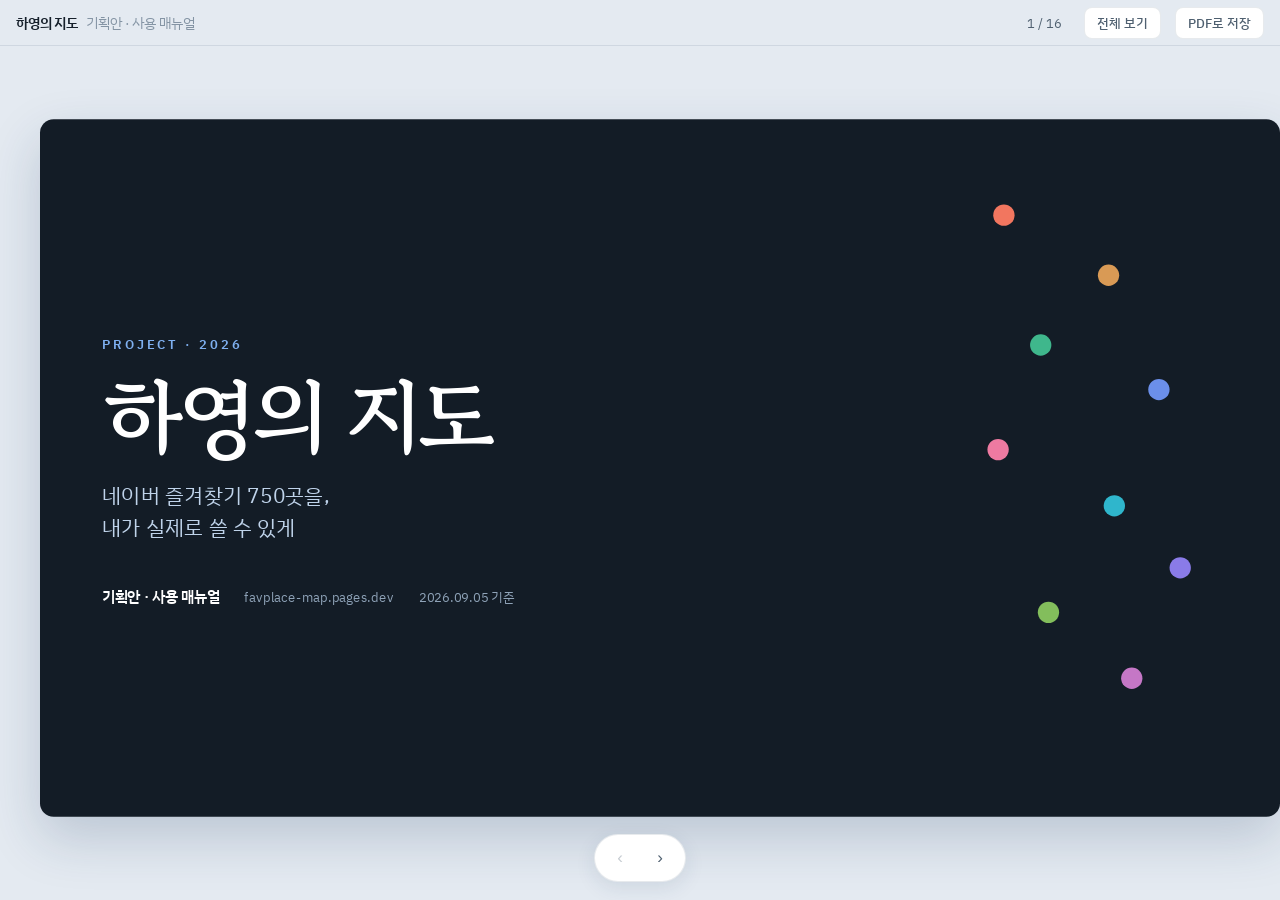
<file: app/deck.html>
<!DOCTYPE html>
<html lang="ko">
<head>
<meta charset="utf-8" />
<meta name="viewport" content="width=device-width, initial-scale=1" />
<title>하영의 지도 기획안</title>
<link rel="preconnect" href="https://fonts.googleapis.com" />
<link rel="preconnect" href="https://fonts.gstatic.com" crossorigin />
<link rel="stylesheet" href="https://fonts.googleapis.com/css2?family=Gowun+Batang:wght@400;700&family=IBM+Plex+Sans+KR:wght@300;400;500;600;700&display=swap" />
<style>
:root{
  --ink:#16202B; --ink-2:#4F6070; --ink-3:#8494A4;
  --blue:#3B7DE0; --blue-d:#2E6BC8; --blue-l:#7FB0F0;
  --paper:#F4F7FB; --ice:#E8EFF9; --surface:#FFFFFF; --ground:#E4EAF1;
  --line:rgba(20,50,80,.10); --line-2:rgba(20,50,80,.16);
  --gold:#D9992F;
  --shadow:0 6px 20px rgba(30,60,100,.10);
  --shadow-lg:0 22px 55px rgba(25,55,95,.20);
  --c1:#F2765F; --c2:#D99A55; --c3:#7E8EA0; --c4:#A6B4C2; --c5:#3FB78C; --c6:#2FB6CC;
  --c7:#6B8FEA; --c8:#8A7BE8; --c9:#EE7AA1; --c10:#C577C6; --c11:#83BE5C;
  --sans:"IBM Plex Sans KR","맑은 고딕","Malgun Gothic",system-ui,sans-serif;
  --serif:"Gowun Batang","바탕",Georgia,serif;
}
@media (prefers-color-scheme:dark){
  :root:not([data-theme="light"]){
    --ink:#E9F0F7; --ink-2:#A6B5C4; --ink-3:#7B8A99;
    --blue:#5A96EC; --blue-d:#8FBCF4; --blue-l:#9CC4F7;
    --paper:#16212D; --ice:#1B2836; --surface:#131C26; --ground:#0A1119;
    --line:rgba(255,255,255,.09); --line-2:rgba(255,255,255,.16);
    --gold:#E0AE4A;
    --shadow:0 6px 20px rgba(0,0,0,.45); --shadow-lg:0 22px 55px rgba(0,0,0,.6);
  }
}
:root[data-theme="dark"]{
  --ink:#E9F0F7; --ink-2:#A6B5C4; --ink-3:#7B8A99;
  --blue:#5A96EC; --blue-d:#8FBCF4; --blue-l:#9CC4F7;
  --paper:#16212D; --ice:#1B2836; --surface:#131C26; --ground:#0A1119;
  --line:rgba(255,255,255,.09); --line-2:rgba(255,255,255,.16);
  --gold:#E0AE4A;
  --shadow:0 6px 20px rgba(0,0,0,.45); --shadow-lg:0 22px 55px rgba(0,0,0,.6);
}
*{box-sizing:border-box}
html,body{margin:0;padding:0}
body{
  background:var(--ground); color:var(--ink);
  font-family:var(--sans); font-weight:400;
  -webkit-font-smoothing:antialiased;
}
h1,h2,h3,p,ul,ol{margin:0}
ul{padding:0;list-style:none}

/* ───────── 무대 ───────── */
.stage{
  position:fixed; inset:0; display:grid; place-items:center;
  padding:56px 20px 20px;
}
.slide{
  width:1280px; height:720px; flex:none;
  background:var(--surface); color:var(--ink);
  border-radius:14px; box-shadow:var(--shadow-lg);
  padding:58px 64px 52px; display:none;
  flex-direction:column; overflow:hidden;
  transform:scale(var(--s,1)); transform-origin:center center;
}
.slide.on{display:flex}
.slide.dark{background:#131C26; color:#EEF3F9}
:root[data-theme="dark"] .slide.dark{background:#0E1720}
@media (prefers-color-scheme:dark){
  :root:not([data-theme="light"]) .slide.dark{background:#0E1720}
}

/* ───────── 슬라이드 공통 ───────── */
.eyebrow{
  font-size:12px; font-weight:600; letter-spacing:.19em;
  color:var(--blue); text-transform:uppercase;
}
.slide.dark .eyebrow{color:var(--blue-l)}
.stitle{
  font-size:37px; font-weight:700; line-height:1.22; letter-spacing:-.022em;
  text-wrap:balance; margin-top:9px;
}
.shead{margin-bottom:34px}
.lede{font-size:15.5px; color:var(--ink-2); line-height:1.6; max-width:74ch; margin-top:11px}
.foot{margin-top:auto; font-size:13.5px; color:var(--ink-2); line-height:1.55}
.foot em{font-style:normal; color:var(--blue-d); font-weight:600}
.body{flex:1; display:flex; flex-direction:column; justify-content:center; gap:22px; min-height:0}

/* 점 모티프 — 분류를 실제로 가리킬 때만 */
.dot{width:11px;height:11px;border-radius:50%;flex:none;display:inline-block}

/* 카드 격자 */
.grid{display:grid; gap:20px}
.g2{grid-template-columns:repeat(2,1fr)}
.g3{grid-template-columns:repeat(3,1fr)}
.g4{grid-template-columns:repeat(4,1fr)}
.g5{grid-template-columns:repeat(5,1fr)}
.card{
  background:var(--paper); border-radius:13px; padding:24px 24px 22px;
  display:flex; flex-direction:column; gap:9px; min-width:0;
}
.card.ice{background:var(--ice)}
.card h3{font-size:17px; font-weight:600; letter-spacing:-.012em}
.card p{font-size:13.5px; color:var(--ink-2); line-height:1.58}
.card .big{
  font-family:var(--serif); font-size:52px; font-weight:700;
  line-height:1; letter-spacing:-.02em;
}
.card .lbl{font-size:13.5px; font-weight:600}

/* 행 목록 */
.rows{display:flex; flex-direction:column; gap:2px}
.row{
  display:grid; grid-template-columns:16px 190px 1fr; gap:15px; align-items:baseline;
  padding:13px 18px; border-radius:9px; font-size:14px;
}
.row:nth-child(odd){background:var(--paper)}
.row b{font-weight:600}
.row span{color:var(--ink-2); line-height:1.5}
.row .dot{position:relative; top:3px}

/* 순서 단계 — 실제 순서가 있는 경우에만 */
.steps{display:grid; grid-template-columns:repeat(5,1fr); gap:14px; align-items:stretch}
.step{background:var(--paper); border-radius:13px; padding:22px 20px; display:flex; flex-direction:column; gap:10px}
.num{
  width:34px;height:34px;border-radius:50%; display:grid; place-items:center;
  font-family:var(--serif); font-size:14px; font-weight:700; color:#fff;
}
.step h3{font-size:16.5px; font-weight:600}
.step p{font-size:12.5px; color:var(--ink-2); line-height:1.55}

/* 막대 차트 */
.bars{display:flex; flex-direction:column; justify-content:center; gap:11px}
.bar{display:grid; grid-template-columns:96px 1fr 46px; gap:12px; align-items:center; font-size:13.5px}
.bar .nm{color:var(--ink); font-weight:500; text-align:right}
.bar .tr{height:25px; background:var(--paper); border-radius:5px; overflow:hidden}
.bar .fl{height:100%; border-radius:5px}
.bar .vl{font-variant-numeric:tabular-nums; color:var(--ink-2); font-weight:600}

/* 목록형 불릿 */
.ul li{
  font-size:13.5px; color:var(--ink-2); line-height:1.55;
  padding-left:15px; position:relative; margin-bottom:8px;
}
.ul li::before{
  content:""; position:absolute; left:0; top:8px;
  width:5px;height:5px;border-radius:50%; background:var(--blue);
}
.slide.dark .ul li{color:#B8C8D8}
.slide.dark .ul li::before{background:var(--blue-l)}

/* 주의 블록 */
.note{
  background:color-mix(in srgb, var(--gold) 13%, var(--surface));
  border-radius:12px; padding:20px 24px;
  display:flex; flex-direction:column; gap:7px;
}
.note b{font-size:15px; color:var(--ink)}
.note p{font-size:13px; color:var(--ink-2); line-height:1.6}

/* 별 */
.stars{display:flex; align-items:center; gap:5px}
.stars i{font-style:normal; font-size:33px; color:var(--line-2); line-height:1}
.stars i.on{color:var(--gold)}
.stars em{font-style:normal; font-size:15px; font-weight:600; color:var(--ink-2); margin-left:9px}

/* 인용 칩 */
.chips{display:flex; flex-direction:column; gap:9px}
.chip{
  background:var(--surface); border:1px solid var(--line);
  border-radius:22px; padding:11px 18px; font-size:13.5px; color:var(--ink-2);
}

/* 표지 */
.cover{justify-content:center; position:relative}
.cover .kick{font-size:13px; font-weight:600; letter-spacing:.25em; color:var(--blue-l)}
.cover h1{
  font-family:var(--serif); font-size:88px; font-weight:700;
  line-height:1.04; letter-spacing:-.035em; margin-top:20px; color:#fff;
}
.cover .sub{font-size:22px; color:#BFD3EA; margin-top:20px; line-height:1.5}
.cover .meta{margin-top:44px; display:flex; gap:26px; align-items:baseline; flex-wrap:wrap}
.cover .meta b{font-size:15px; color:#fff; font-weight:600}
.cover .meta span{font-size:13.5px; color:#8FA3B8}
.pins{position:absolute; right:64px; top:0; bottom:0; width:250px; pointer-events:none}
.pins i{position:absolute; width:22px;height:22px;border-radius:50%}

/* 마감 슬라이드 패널 */
.panel{background:rgba(255,255,255,.05); border-radius:13px; padding:26px 28px; display:flex; flex-direction:column; gap:14px}
.panel h3{font-size:18px; font-weight:600; color:#fff; display:flex; align-items:center; gap:10px}

/* ───────── 조작부 ───────── */
.bar-top{
  position:fixed; top:0; left:0; right:0; height:46px; z-index:20;
  display:flex; align-items:center; gap:14px; padding:0 16px;
  background:var(--ground); border-bottom:1px solid var(--line);
}
.bar-top .name{font-size:13.5px; font-weight:600; letter-spacing:-.01em}
.bar-top .name span{color:var(--ink-3); font-weight:400; margin-left:8px}
.sp{flex:1}
.btn{
  font:inherit; font-size:13px; font-weight:500; color:var(--ink-2);
  background:var(--surface); border:1px solid var(--line);
  border-radius:8px; padding:6px 12px; cursor:pointer;
}
.btn:hover{border-color:var(--line-2); color:var(--ink)}
.btn:focus-visible,.slide a:focus-visible{outline:2px solid var(--blue); outline-offset:2px}
.count{font-size:13px; color:var(--ink-2); font-variant-numeric:tabular-nums; min-width:52px; text-align:center}
.nav{
  position:fixed; bottom:18px; left:50%; transform:translateX(-50%); z-index:20;
  display:flex; align-items:center; gap:6px;
  background:var(--surface); border:1px solid var(--line);
  border-radius:999px; padding:6px 8px; box-shadow:var(--shadow);
}
.nav button{
  width:34px;height:34px;border-radius:50%; border:none; background:none;
  color:var(--ink-2); font-size:17px; cursor:pointer; display:grid; place-items:center;
}
.nav button:hover{background:var(--paper); color:var(--ink)}
.nav button:disabled{opacity:.32; cursor:default}

/* 전체 보기 */
.overview{
  position:fixed; inset:46px 0 0; z-index:15; background:var(--ground);
  overflow-y:auto; padding:26px; display:none;
  grid-template-columns:repeat(auto-fill,minmax(232px,1fr)); gap:18px; align-content:start;
}
.overview.on{display:grid}
.thumb{
  background:var(--surface); border:1px solid var(--line); border-radius:10px;
  padding:15px 16px; cursor:pointer; text-align:left; font:inherit;
  display:flex; flex-direction:column; gap:6px; min-height:96px;
}
.thumb:hover{border-color:var(--blue); box-shadow:var(--shadow)}
.thumb .n{font-family:var(--serif); font-size:13px; font-weight:700; color:var(--blue)}
.thumb .t{font-size:14px; font-weight:600; line-height:1.35; color:var(--ink)}
.thumb .k{font-size:11px; letter-spacing:.14em; color:var(--ink-3); text-transform:uppercase}

/* ───────── 폰: 슬라이드 → 문서 ───────── */
@media (max-width:900px){
  .stage{position:static; display:block; padding:60px 0 40px}
  .slide{
    display:flex !important; width:auto; height:auto; min-height:0;
    transform:none !important; border-radius:0; box-shadow:none;
    padding:38px 22px 40px; border-bottom:1px solid var(--line);
  }
  .stitle{font-size:26px}
  .lede{font-size:15px}
  .body{gap:18px; justify-content:flex-start}
  .grid,.steps{grid-template-columns:1fr !important; gap:12px}
  .row{grid-template-columns:14px 1fr; row-gap:4px; padding:12px 14px}
  .row span{grid-column:2}
  .bar{grid-template-columns:78px 1fr 40px; font-size:12.5px}
  .cover h1{font-size:52px}
  .cover .sub{font-size:17px}
  .pins{display:none}
  .nav,.count,.overview{display:none !important}
  .card .big{font-size:42px}
}

/* ───────── 인쇄 ───────── */
@media print{
  body{background:#fff}
  .bar-top,.nav,.overview{display:none !important}
  .stage{position:static; display:block; padding:0}
  .slide{
    display:flex !important; transform:none !important;
    box-shadow:none; border-radius:0; break-after:page; page-break-after:always;
  }
}
@media (prefers-reduced-motion:reduce){*{animation:none !important; transition:none !important}}
</style>
</head>
<body>

<header class="bar-top">
  <span class="name">하영의 지도<span>기획안 · 사용 매뉴얼</span></span>
  <span class="sp"></span>
  <span class="count" id="count">1 / 16</span>
  <button class="btn" id="btn-ov">전체 보기</button>
  <button class="btn" id="btn-print">PDF로 저장</button>
</header>

<div class="overview" id="overview"></div>

<main class="stage" id="stage">

<!-- 1 · 표지 -->
<section class="slide dark cover on" data-kick="COVER" data-title="하영의 지도">
  <div class="pins">
    <i style="background:var(--c1);left:18px;top:88px"></i>
    <i style="background:var(--c2);left:126px;top:150px"></i>
    <i style="background:var(--c5);left:56px;top:222px"></i>
    <i style="background:var(--c7);left:178px;top:268px"></i>
    <i style="background:var(--c9);left:12px;top:330px"></i>
    <i style="background:var(--c6);left:132px;top:388px"></i>
    <i style="background:var(--c8);left:200px;top:452px"></i>
    <i style="background:var(--c11);left:64px;top:498px"></i>
    <i style="background:var(--c10);left:150px;top:566px"></i>
  </div>
  <span class="kick">PROJECT · 2026</span>
  <h1>하영의 지도</h1>
  <p class="sub">네이버 즐겨찾기 750곳을,<br />내가 실제로 쓸 수 있게</p>
  <div class="meta">
    <b>기획안 · 사용 매뉴얼</b>
    <span>favplace-map.pages.dev</span>
    <span>2026.09.05 기준</span>
  </div>
</section>

<!-- 2 · 문제 -->
<section class="slide" data-kick="PROBLEM" data-title="저장은 쌓이는데, 꺼내 쓸 수가 없었다">
  <div class="shead">
    <span class="eyebrow">Problem</span>
    <h2 class="stitle">저장은 쌓이는데, 다시 꺼내 쓸 수가 없었다</h2>
  </div>
  <div class="body">
    <div class="grid g3">
      <div class="card">
        <span class="dot" style="background:var(--c1)"></span>
        <span class="big">750곳</span>
        <span class="lbl">네이버에 쌓인 즐겨찾기</span>
        <p>목록이 한 줄로만 나열돼, 어디에 뭐가 있는지 알 수 없음</p>
      </div>
      <div class="card">
        <span class="dot" style="background:var(--c2)"></span>
        <span class="big">7개</span>
        <span class="lbl">네이버의 리스트(폴더)</span>
        <p>폴더로는 테마 분류가 안 됨. ‘카페’와 ‘한식’을 갈라볼 수 없음</p>
      </div>
      <div class="card">
        <span class="dot" style="background:var(--c8)"></span>
        <span class="big">0개</span>
        <span class="lbl">내가 남긴 평가</span>
        <p>다녀왔는지, 좋았는지를 기록할 자리가 아예 없음</p>
      </div>
    </div>
  </div>
  <p class="foot"><em>즐겨찾기는 ‘저장하는 곳’이었지, ‘고르는 곳’이 아니었다.</em></p>
</section>

<!-- 3 · 정의 -->
<section class="slide" data-kick="CONCEPT" data-title="이 서비스가 무엇인가">
  <div class="shead">
    <span class="eyebrow">Concept</span>
    <h2 class="stitle">이 서비스가 무엇인가</h2>
  </div>
  <div class="body">
    <div class="card ice" style="padding:30px 32px">
      <p style="font-size:25px; line-height:1.5; color:var(--ink); font-weight:400">
        네이버 즐겨찾기가 <b style="color:var(--blue-d)">원본</b>이고,
        이 앱은 그걸 <b style="color:var(--blue-d)">보기 좋게 정리해 보여주는 도구</b>다.
      </p>
    </div>
    <div class="grid g2">
      <div class="card">
        <h3><span class="dot" style="background:var(--ink-3)"></span> 네이버가 하는 일</h3>
        <ul class="ul">
          <li>장소 저장 — 원본</li>
          <li>폴더(리스트) 보관</li>
          <li>사진 · 평점 · 리뷰 제공</li>
        </ul>
      </div>
      <div class="card ice">
        <h3><span class="dot" style="background:var(--blue)"></span> 이 앱이 하는 일</h3>
        <ul class="ul">
          <li>테마 11종으로 자동 분류</li>
          <li>지도 · 지역 · 점수로 탐색</li>
          <li>방문 · 별점 · 메모 기록</li>
          <li>AI 코스 생성</li>
        </ul>
      </div>
    </div>
  </div>
  <p class="foot">원본을 대체하지 않는다. 네이버는 저장소, 이 앱은 뷰어이자 정리 도구.</p>
</section>

<!-- 4 · 파이프라인 -->
<section class="slide" data-kick="PIPELINE" data-title="데이터가 흘러오는 길">
  <div class="shead">
    <span class="eyebrow">Pipeline</span>
    <h2 class="stitle">데이터가 흘러오는 길</h2>
  </div>
  <div class="body">
    <div class="steps">
      <div class="step"><span class="num" style="background:var(--c7)">01</span><h3>수집</h3><p>네이버 즐겨찾기 API에서 전체 목록을 받아온다</p></div>
      <div class="step"><span class="num" style="background:var(--c2)">02</span><h3>보강</h3><p>장소별 사진 · 평점 · 메뉴 · 한줄평을 추가 수집</p></div>
      <div class="step"><span class="num" style="background:var(--c5)">03</span><h3>분류</h3><p>카테고리와 장소명을 함께 분석해 테마 11종 / 세부로 나눔</p></div>
      <div class="step"><span class="num" style="background:var(--c6)">04</span><h3>지역화</h3><p>주소에서 시도 · 시군구 · 동을 추출해 3단 드릴다운 구성</p></div>
      <div class="step"><span class="num" style="background:var(--blue)">05</span><h3>배포</h3><p>정적 파일로 빌드해 Cloudflare에 올림</p></div>
    </div>
  </div>
  <p class="foot">
    01~04는 매일 새벽 자동 실행 · 앱에서 <em>⟳</em> 를 누르면 01만 즉시 실행돼 지도에 바로 반영됩니다.<br />
    보강(02)은 장소당 1.4초가 걸려 브라우저에서는 돌릴 수 없습니다 — 최신화가 두 겹인 이유.
  </p>
</section>

<!-- 5 · 현황 -->
<section class="slide" data-kick="STATUS" data-title="숫자로 보는 현재">
  <div class="shead">
    <span class="eyebrow">Status</span>
    <h2 class="stitle">숫자로 보는 현재</h2>
  </div>
  <div class="body">
    <div class="grid g4">
      <div class="card"><span class="dot" style="background:var(--c1)"></span><span class="big">750</span><span class="lbl">저장 장소</span></div>
      <div class="card"><span class="dot" style="background:var(--c2)"></span><span class="big">588</span><span class="lbl">사진 확보</span></div>
      <div class="card"><span class="dot" style="background:var(--c5)"></span><span class="big">11</span><span class="lbl">테마 분류</span></div>
      <div class="card"><span class="dot" style="background:var(--c7)"></span><span class="big">708</span><span class="lbl">동 단위 위치</span></div>
    </div>
    <div class="rows">
      <div class="row"><span class="dot" style="background:var(--ink-3)"></span><b>폐업 15곳</b><span>네이버가 삭제했거나 문 닫은 곳 — 목록에 표시만 하고 걸러낼 수 있음</span></div>
      <div class="row"><span class="dot" style="background:var(--ink-3)"></span><b>사진 없는 162곳</b><span>네이버에 대표 사진이 없는 장소. 이름 · 위치 · 분류는 모두 정상</span></div>
      <div class="row"><span class="dot" style="background:var(--ink-3)"></span><b>동 정보 42곳 없음</b><span>이 중 10곳은 ‘주소 즐겨찾기’라 장소 페이지가 없어 원리상 채울 수 없음</span></div>
    </div>
  </div>
</section>

<!-- 6 · 분류 -->
<section class="slide" data-kick="TAXONOMY" data-title="테마 11종 — 색이 곧 분류">
  <div class="shead">
    <span class="eyebrow">Taxonomy</span>
    <h2 class="stitle">테마 11종 — 색이 곧 분류</h2>
  </div>
  <div class="body" style="flex-direction:row; gap:34px">
    <div class="bars" style="flex:1.35">
      <div class="bar"><span class="nm">음식점</span><span class="tr"><span class="fl" style="width:100%;background:var(--c1)"></span></span><span class="vl">272</span></div>
      <div class="bar"><span class="nm">카페</span><span class="tr"><span class="fl" style="width:72.8%;background:var(--c2)"></span></span><span class="vl">198</span></div>
      <div class="bar"><span class="nm">주거·부동산</span><span class="tr"><span class="fl" style="width:32.0%;background:var(--c3)"></span></span><span class="vl">87</span></div>
      <div class="bar"><span class="nm">생활</span><span class="tr"><span class="fl" style="width:26.1%;background:var(--c4)"></span></span><span class="vl">71</span></div>
      <div class="bar"><span class="nm">문화</span><span class="tr"><span class="fl" style="width:11.8%;background:var(--c5)"></span></span><span class="vl">32</span></div>
      <div class="bar"><span class="nm">레저</span><span class="tr"><span class="fl" style="width:8.5%;background:var(--c6)"></span></span><span class="vl">23</span></div>
      <div class="bar"><span class="nm">숙박</span><span class="tr"><span class="fl" style="width:7.4%;background:var(--c7)"></span></span><span class="vl">20</span></div>
      <div class="bar"><span class="nm">술집·바</span><span class="tr"><span class="fl" style="width:5.9%;background:var(--c8)"></span></span><span class="vl">16</span></div>
      <div class="bar"><span class="nm">명소</span><span class="tr"><span class="fl" style="width:4.8%;background:var(--c9)"></span></span><span class="vl">13</span></div>
      <div class="bar"><span class="nm">쇼핑</span><span class="tr"><span class="fl" style="width:3.3%;background:var(--c10)"></span></span><span class="vl">9</span></div>
      <div class="bar"><span class="nm">자연</span><span class="tr"><span class="fl" style="width:3.3%;background:var(--c11)"></span></span><span class="vl">9</span></div>
    </div>
    <div class="card" style="flex:1; justify-content:flex-start">
      <h3>2단 구조</h3>
      <p>대분류를 고른 뒤 <b>›</b> 를 누르면 세부 종류로 좁혀집니다.</p>
      <div style="margin-top:12px; display:flex; flex-direction:column; gap:16px">
        <div>
          <h3 style="font-size:15px"><span class="dot" style="background:var(--c1)"></span> 음식점 272</h3>
          <p style="margin-top:5px">한식 100 · 고기·구이 54 · 양식 43<br />일식·회 33 · 중식 20 · 분식 15</p>
        </div>
        <div>
          <h3 style="font-size:15px"><span class="dot" style="background:var(--c2)"></span> 카페 198</h3>
          <p style="margin-top:5px">디저트 81 · 커피 47 · 베이커리 27<br />브런치 11 · 케이크 8 · 베이글 6</p>
        </div>
      </div>
      <p style="margin-top:auto; color:var(--ink-3)">네이버 카테고리 + 장소명을 함께 분석해 자동 분류</p>
    </div>
  </div>
</section>

<!-- 7 · 지역 -->
<section class="slide" data-kick="COVERAGE" data-title="지역 분포 — 도 › 시군구 › 동">
  <div class="shead">
    <span class="eyebrow">Coverage</span>
    <h2 class="stitle">지역 분포 — 도 › 시군구 › 동</h2>
  </div>
  <div class="body" style="flex-direction:row; gap:34px">
    <div class="bars" style="flex:1.3">
      <div class="bar"><span class="nm">경기</span><span class="tr"><span class="fl" style="width:100%;background:var(--blue)"></span></span><span class="vl">386</span></div>
      <div class="bar"><span class="nm">서울</span><span class="tr"><span class="fl" style="width:49.2%;background:var(--blue)"></span></span><span class="vl">190</span></div>
      <div class="bar"><span class="nm">대전</span><span class="tr"><span class="fl" style="width:17.4%;background:var(--blue)"></span></span><span class="vl">67</span></div>
      <div class="bar"><span class="nm">제주</span><span class="tr"><span class="fl" style="width:7.5%;background:var(--blue)"></span></span><span class="vl">29</span></div>
      <div class="bar"><span class="nm">강원</span><span class="tr"><span class="fl" style="width:7.3%;background:var(--blue)"></span></span><span class="vl">28</span></div>
      <div class="bar"><span class="nm">부산</span><span class="tr"><span class="fl" style="width:3.4%;background:var(--blue)"></span></span><span class="vl">13</span></div>
      <div class="bar"><span class="nm">경남</span><span class="tr"><span class="fl" style="width:1.3%;background:var(--blue)"></span></span><span class="vl">5</span></div>
      <div class="bar"><span class="nm">광주</span><span class="tr"><span class="fl" style="width:1.3%;background:var(--blue)"></span></span><span class="vl">5</span></div>
    </div>
    <div class="card ice" style="flex:1; justify-content:flex-start; gap:18px">
      <h3>3단 드릴다운</h3>
      <div style="display:flex; flex-direction:column; gap:15px">
        <div style="display:flex; gap:13px; align-items:flex-start">
          <span class="num" style="background:var(--blue); width:27px; height:27px; font-size:12px">1</span>
          <div><b style="font-size:14.5px">도 / 시</b><p style="font-size:12.5px; color:var(--ink-2); margin-top:3px">경기 386 · 서울 190 · 대전 67</p></div>
        </div>
        <div style="display:flex; gap:13px; align-items:flex-start">
          <span class="num" style="background:var(--blue); width:27px; height:27px; font-size:12px">2</span>
          <div><b style="font-size:14.5px">시군구</b><p style="font-size:12.5px; color:var(--ink-2); margin-top:3px">용인시 처인구 · 강남구 · 유성구</p></div>
        </div>
        <div style="display:flex; gap:13px; align-items:flex-start">
          <span class="num" style="background:var(--blue); width:27px; height:27px; font-size:12px">3</span>
          <div><b style="font-size:14.5px">동 / 읍면리</b><p style="font-size:12.5px; color:var(--ink-2); margin-top:3px">정자동 · 양지면 · 은행동</p></div>
        </div>
      </div>
    </div>
  </div>
  <p class="foot">지도에서 가까운 핀은 <em>“동네 이름 + 개수”</em> 버블로 묶여, 숫자만 뜨는 클러스터보다 어디인지 바로 읽힙니다.</p>
</section>

<!-- 8 · 기능 -->
<section class="slide" data-kick="FEATURES" data-title="핵심 기능 여섯">
  <div class="shead">
    <span class="eyebrow">Features</span>
    <h2 class="stitle">핵심 기능 여섯</h2>
  </div>
  <div class="body">
    <div class="grid g3" style="flex:1">
      <div class="card"><h3><span class="dot" style="background:var(--c7)"></span> 지도 탐색</h3><p>테마 색 핀과 동네 버블. 지역 · 테마 · 기록을 조합해 걸러 봅니다</p></div>
      <div class="card"><h3><span class="dot" style="background:var(--gold)"></span> 내 별점</h3><p>장소마다 별 1~5개. 같은 별을 다시 누르면 해제됩니다</p></div>
      <div class="card"><h3><span class="dot" style="background:var(--c1)"></span> 점수 정렬 · 필터</h3><p>내 별점순 / 네이버 평점순. ★4 이상만 골라 보기</p></div>
      <div class="card"><h3><span class="dot" style="background:var(--c5)"></span> 방문 · 메모</h3><p>가봤어요 체크와 자유 메모. 안 가본 곳만 걸러 보기</p></div>
      <div class="card"><h3><span class="dot" style="background:var(--c6)"></span> AI 코스</h3><p>말로 요청하면 저장 장소로 동선과 시간까지 짜줍니다</p></div>
      <div class="card"><h3><span class="dot" style="background:var(--c3)"></span> 네이버 반영</h3><p>앱에서 지우면 네이버 즐겨찾기에서도 삭제됩니다</p></div>
    </div>
  </div>
</section>

<!-- 9 · 매뉴얼 홈 -->
<section class="slide" data-kick="사용 매뉴얼 01" data-title="지도 홈 — 어디에 뭐가 있나">
  <div class="shead">
    <span class="eyebrow">사용 매뉴얼 01</span>
    <h2 class="stitle">지도 홈 — 어디에 뭐가 있나</h2>
  </div>
  <div class="body">
    <div class="rows">
      <div class="row"><span class="dot" style="background:var(--c1)"></span><b>상단 검색 필드</b><span>이름 · 지명 · 메뉴 · 설명으로 검색. 지명을 넣으면 그 지역 장소만 남습니다</span></div>
      <div class="row"><span class="dot" style="background:var(--c2)"></span><b>필터 칩 3개</b><span>지역 · 테마 · 내 기록. 누르면 각각 드릴다운 시트가 열립니다</span></div>
      <div class="row"><span class="dot" style="background:var(--c5)"></span><b>지도 우측 ⟳</b><span>네이버에서 지금 목록을 받아 지도에 즉시 반영</span></div>
      <div class="row"><span class="dot" style="background:var(--c6)"></span><b>지도 우측 ◎</b><span>내 위치 표시. 켜면 ‘가까운 순’ 정렬이 추가됩니다</span></div>
      <div class="row"><span class="dot" style="background:var(--c7)"></span><b>우하단 ✨</b><span>AI 추천 코스 열기</span></div>
      <div class="row"><span class="dot" style="background:var(--c8)"></span><b>하단 시트</b><span>손잡이를 탭하면 단계별로 확장. ∨ 를 누르면 완전히 숨겨집니다</span></div>
    </div>
  </div>
</section>

<!-- 10 · 매뉴얼 필터 -->
<section class="slide" data-kick="사용 매뉴얼 02" data-title="필터 세 개로 750곳을 좁힌다">
  <div class="shead">
    <span class="eyebrow">사용 매뉴얼 02</span>
    <h2 class="stitle">필터 세 개로 750곳을 좁힌다</h2>
  </div>
  <div class="body">
    <div class="grid g3" style="flex:1">
      <div class="card">
        <h3><span class="dot" style="background:var(--c7)"></span> 지역</h3>
        <ul class="ul"><li>도 / 시 선택</li><li>시군구로 좁히기</li><li>동 / 읍면리까지</li></ul>
        <p style="margin-top:auto; color:var(--blue-d); font-weight:600">경기 386 › 용인시 처인구 › 양지면</p>
      </div>
      <div class="card">
        <h3><span class="dot" style="background:var(--c1)"></span> 테마</h3>
        <ul class="ul"><li>대분류 11종</li><li>› 로 세부 종류</li><li>칩에 선택 표시</li></ul>
        <p style="margin-top:auto; color:var(--blue-d); font-weight:600">음식점 272 › 한식 100</p>
      </div>
      <div class="card">
        <h3><span class="dot" style="background:var(--gold)"></span> 내 기록</h3>
        <ul class="ul"><li>가본 곳 / 안 간 곳</li><li>★5 · ★4 이상 · ★3 이상</li><li>나만의 리스트</li></ul>
        <p style="margin-top:auto; color:var(--blue-d); font-weight:600">★4 이상 → 내가 좋아한 곳만</p>
      </div>
    </div>
  </div>
  <p class="foot">세 필터는 자유롭게 겹칩니다. 예) <em>지역 = 강남구 × 테마 = 카페 × ★4 이상</em></p>
</section>

<!-- 11 · 매뉴얼 기록 -->
<section class="slide" data-kick="사용 매뉴얼 03" data-title="장소마다 내 평가를 남긴다">
  <div class="shead">
    <span class="eyebrow">사용 매뉴얼 03</span>
    <h2 class="stitle">장소마다 내 평가를 남긴다</h2>
  </div>
  <div class="body">
    <div class="grid g2">
      <div class="card">
        <h3>내 별점</h3>
        <div class="stars" style="margin:10px 0 4px">
          <i class="on">★</i><i class="on">★</i><i class="on">★</i><i class="on">★</i><i>★</i><em>4점</em>
        </div>
        <p>장소 상세에서 별을 누르면 바로 저장됩니다. 같은 별을 다시 누르면 해제돼요.</p>
      </div>
      <div class="rows">
        <div class="row"><span class="dot" style="background:var(--c5)"></span><b>가봤어요</b><span>체크하면 목록 · 지도에 ✓ 가 붙고 살짝 흐려집니다</span></div>
        <div class="row"><span class="dot" style="background:var(--c6)"></span><b>내 메모</b><span>자유롭게 적으면 자동 저장. 네이버 메모와는 별개입니다</span></div>
        <div class="row"><span class="dot" style="background:var(--c3)"></span><b>리스트에 추가</b><span>나만의 리스트를 만들어 담기</span></div>
      </div>
    </div>
    <div class="note">
      <b>⚠ 이 기록은 이 기기(브라우저)에만 저장됩니다</b>
      <p>별점 · 메모 · 방문 기록 · 나만의 리스트는 서버가 아니라 브라우저에 있습니다. 폰을 바꾸거나 브라우저 데이터를 지우면 사라져요.<br />
      <b style="font-weight:600">내 기록 → 기록 내보내기</b> 로 가끔 백업해 두세요. 다른 기기에서는 <b style="font-weight:600">가져오기</b> 로 합칠 수 있습니다.</p>
    </div>
  </div>
</section>

<!-- 12 · 매뉴얼 정렬 -->
<section class="slide" data-kick="사용 매뉴얼 04" data-title="점수 높은 순으로 골라 보기">
  <div class="shead">
    <span class="eyebrow">사용 매뉴얼 04</span>
    <h2 class="stitle">점수 높은 순으로 골라 보기</h2>
  </div>
  <div class="body">
    <div class="grid g4">
      <div class="card"><h3><span class="dot" style="background:var(--ink-3)"></span> 추천순</h3><p>사진 · 리뷰 수 기반 기본값</p></div>
      <div class="card"><h3><span class="dot" style="background:var(--gold)"></span> 내 별점순</h3><p>내가 매긴 별점이 높은 순</p></div>
      <div class="card"><h3><span class="dot" style="background:var(--c1)"></span> 네이버 평점순</h3><p>방문자 평점이 높은 순</p></div>
      <div class="card"><h3><span class="dot" style="background:var(--c7)"></span> 가까운 순</h3><p>내 위치를 켰을 때만 나타남</p></div>
    </div>
    <div class="card ice">
      <h3>이렇게 쓰면 좋아요</h3>
      <ul class="ul" style="margin-top:6px">
        <li>강남에서 저녁 → 지역 <b>강남구</b> × 테마 <b>음식점</b> × <b>내 별점순</b></li>
        <li>재방문할 카페 → 테마 <b>카페</b> × <b>★4 이상</b> × <b>가본 곳</b></li>
        <li>새로 가볼 곳 → <b>안 간 곳</b> × <b>네이버 평점순</b></li>
      </ul>
    </div>
  </div>
  <p class="foot">정렬은 목록 위에 항상 떠 있고, 필터와 함께 걸립니다.</p>
</section>

<!-- 13 · 매뉴얼 AI -->
<section class="slide" data-kick="사용 매뉴얼 05" data-title="AI 코스 — 말로 시키면 동선을 짠다">
  <div class="shead">
    <span class="eyebrow">사용 매뉴얼 05</span>
    <h2 class="stitle">AI 코스 — 말로 시키면 동선을 짠다</h2>
  </div>
  <div class="body">
    <div class="grid g2" style="flex:1">
      <div class="card">
        <h3>이렇게 물어보세요</h3>
        <div class="chips" style="margin-top:8px">
          <span class="chip">“오늘 청담인데 저녁 먹고 디저트까지”</span>
          <span class="chip">“비 오는 날 조용한 카페”</span>
          <span class="chip">“부모님 모시고 갈 한식집”</span>
          <span class="chip">“강릉 1박 코스”</span>
          <span class="chip">“아직 안 가본 디저트”</span>
        </div>
      </div>
      <div class="card ice">
        <h3>결과로 나오는 것</h3>
        <div style="display:flex; flex-direction:column; gap:13px; margin-top:8px">
          <div style="display:flex; gap:13px"><span class="num" style="background:var(--blue); width:26px;height:26px;font-size:12px">1</span><div><b style="font-size:14px">코스 제목과 요약</b><p style="font-size:12.5px;color:var(--ink-2);margin-top:2px">3곳 · 2.4km · 약 3시간</p></div></div>
          <div style="display:flex; gap:13px"><span class="num" style="background:var(--blue); width:26px;height:26px;font-size:12px">2</span><div><b style="font-size:14px">지도 위 번호 경로</b><p style="font-size:12.5px;color:var(--ink-2);margin-top:2px">1 → 2 → 3 순서와 점선 동선</p></div></div>
          <div style="display:flex; gap:13px"><span class="num" style="background:var(--blue); width:26px;height:26px;font-size:12px">3</span><div><b style="font-size:14px">시간순 타임라인</b><p style="font-size:12.5px;color:var(--ink-2);margin-top:2px">18:30 한식 · 20:20 디저트</p></div></div>
          <div style="display:flex; gap:13px"><span class="num" style="background:var(--blue); width:26px;height:26px;font-size:12px">4</span><div><b style="font-size:14px">장소별 추천 이유</b><p style="font-size:12.5px;color:var(--ink-2);margin-top:2px">왜 이 순서인지까지 설명</p></div></div>
        </div>
      </div>
    </div>
  </div>
  <p class="foot">코스는 <em>내가 저장한 750곳 안에서만</em> 짜집니다. 거리 · 소요시간 · 이동수단은 좌표로 계산돼요.</p>
</section>

<!-- 14 · 최신화 -->
<section class="slide" data-kick="SYNC" data-title="최신화는 두 겹으로 돈다">
  <div class="shead">
    <span class="eyebrow">Sync</span>
    <h2 class="stitle">최신화는 두 겹으로 돈다</h2>
  </div>
  <div class="body">
    <div class="grid g2">
      <div class="card">
        <h3><span class="num" style="background:var(--blue); width:30px;height:30px;font-size:12px">1</span> 앱에서 즉시</h3>
        <p style="color:var(--blue-d); font-weight:600">⟳ 버튼 · 24시간마다 자동</p>
        <ul class="ul" style="margin-top:6px">
          <li>새로 저장한 장소가 즉시 지도에 추가</li>
          <li>네이버에서 지운 장소는 즉시 사라짐</li>
          <li>사진 · 평점은 아직 안 붙음 — ‘새로 추가’ 표시</li>
        </ul>
      </div>
      <div class="card ice">
        <h3><span class="num" style="background:var(--c5); width:30px;height:30px;font-size:12px">2</span> 매일 새벽 2시</h3>
        <p style="color:var(--blue-d); font-weight:600">GitHub Actions 자동 실행</p>
        <ul class="ul" style="margin-top:6px">
          <li>사진 · 평점 · 메뉴까지 완전히 채움</li>
          <li>겹1에서 비어 있던 장소가 채워짐</li>
          <li>빌드 후 자동 배포까지</li>
        </ul>
      </div>
    </div>
    <div class="note">
      <b>겹 2를 켜려면 GitHub Secrets 두 개가 필요합니다</b>
      <p><b style="font-weight:600">NAVER_COOKIE</b> — 네이버 로그인 쿠키 · <b style="font-weight:600">CLOUDFLARE_API_TOKEN</b> — 없으면 데이터만 커밋되고 배포는 건너뜁니다</p>
    </div>
  </div>
</section>

<!-- 15 · 아키텍처 -->
<section class="slide" data-kick="ARCHITECTURE" data-title="무엇으로 만들었나">
  <div class="shead">
    <span class="eyebrow">Architecture</span>
    <h2 class="stitle">무엇으로 만들었나</h2>
  </div>
  <div class="body">
    <div class="grid g4">
      <div class="card"><span class="dot" style="background:var(--c7)"></span><span style="font-size:12px;color:var(--ink-3);font-weight:600">프론트</span><h3>바닐라 JS + Leaflet</h3><p>프레임워크 없이 단일 파일 구조. 지도는 Leaflet + CARTO 타일</p></div>
      <div class="card"><span class="dot" style="background:var(--c5)"></span><span style="font-size:12px;color:var(--ink-3);font-weight:600">호스팅</span><h3>Cloudflare Pages</h3><p>정적 배포와 엣지 함수. 비밀번호로 보호</p></div>
      <div class="card"><span class="dot" style="background:var(--c2)"></span><span style="font-size:12px;color:var(--ink-3);font-weight:600">수집 · 빌드</span><h3>Python</h3><p>수집 → 보강 → 분류 → places.json 생성</p></div>
      <div class="card"><span class="dot" style="background:var(--c6)"></span><span style="font-size:12px;color:var(--ink-3);font-weight:600">AI</span><h3>Gemini</h3><p>코스 생성. 실패 시 자동으로 간이 추천으로 폴백</p></div>
    </div>
    <div class="card ice">
      <h3>안전장치 — 네이버 원본을 건드리는 기능은 3중 잠금</h3>
      <p style="margin-top:4px">① 쿠키가 없으면 아무것도 실행되지 않음 &nbsp;·&nbsp; ② 쓰기 스위치가 켜져 있어야 허용 &nbsp;·&nbsp; ③ 삭제 전 “무엇이 지워지는지” 미리보기 확인 (한 번에 최대 25곳)</p>
    </div>
  </div>
</section>

<!-- 16 · 마무리 -->
<section class="slide dark" data-kick="STATUS" data-title="지금 어디까지 왔나">
  <div class="shead">
    <span class="eyebrow">Status</span>
    <h2 class="stitle" style="color:#fff">지금 어디까지 왔나</h2>
  </div>
  <div class="body">
    <div class="grid g2" style="flex:1">
      <div class="panel">
        <h3><span class="dot" style="background:var(--c5)"></span> 된 것</h3>
        <ul class="ul">
          <li>네이버 즐겨찾기 750곳 수집 · 분류 · 배포</li>
          <li>테마 11종 · 지역 3단 · 검색</li>
          <li>별점 · 방문 · 메모 · 점수 정렬과 필터</li>
          <li>AI 코스 · 폰과 PC 반응형</li>
          <li>실시간 갱신 · 앱에서 지우면 네이버에도 반영</li>
        </ul>
      </div>
      <div class="panel">
        <h3><span class="dot" style="background:var(--gold)"></span> 남은 것</h3>
        <ul class="ul">
          <li>매일 자동 갱신 — GitHub Secrets 2개 등록 필요</li>
          <li>내 기록이 기기에만 저장 — 백업 권장</li>
          <li>네이버 메모 · 이름 수정은 범위에서 제외</li>
          <li>앱에서 새 장소 추가는 불가 — 네이버에서 저장</li>
        </ul>
      </div>
    </div>
  </div>
  <p class="foot" style="color:#8FA3B8"><b style="color:#fff; font-weight:600">favplace-map.pages.dev</b> &nbsp;·&nbsp; 2026.09.05 기준 · 750곳</p>
</section>

</main>

<nav class="nav" aria-label="슬라이드 이동">
  <button id="prev" aria-label="이전 슬라이드">‹</button>
  <button id="next" aria-label="다음 슬라이드">›</button>
</nav>

<script>
(function(){
  var slides = Array.prototype.slice.call(document.querySelectorAll('.slide'));
  var stage = document.getElementById('stage');
  var countEl = document.getElementById('count');
  var ov = document.getElementById('overview');
  var i = 0;

  function fit(){
    if (window.matchMedia('(max-width:900px)').matches) return;
    var availW = stage.clientWidth - 40;
    var availH = stage.clientHeight - 40;
    var s = Math.min(availW / 1280, availH / 720, 1);
    document.documentElement.style.setProperty('--s', s);
  }
  function show(n){
    i = Math.max(0, Math.min(slides.length - 1, n));
    slides.forEach(function(s, k){ s.classList.toggle('on', k === i); });
    countEl.textContent = (i + 1) + ' / ' + slides.length;
    document.getElementById('prev').disabled = i === 0;
    document.getElementById('next').disabled = i === slides.length - 1;
    fit();
  }
  document.getElementById('prev').onclick = function(){ show(i - 1); };
  document.getElementById('next').onclick = function(){ show(i + 1); };
  document.getElementById('btn-print').onclick = function(){ window.print(); };

  // 전체 보기
  slides.forEach(function(s, k){
    var b = document.createElement('button');
    b.className = 'thumb';
    b.innerHTML = '<span class="n">' + String(k + 1).padStart(2, '0') + '</span>' +
                  '<span class="k">' + (s.dataset.kick || '') + '</span>' +
                  '<span class="t">' + (s.dataset.title || '') + '</span>';
    b.onclick = function(){ ov.classList.remove('on'); show(k); };
    ov.appendChild(b);
  });
  document.getElementById('btn-ov').onclick = function(){ ov.classList.toggle('on'); };

  document.addEventListener('keydown', function(e){
    if (e.key === 'ArrowRight' || e.key === 'PageDown' || e.key === ' ') { show(i + 1); e.preventDefault(); }
    else if (e.key === 'ArrowLeft' || e.key === 'PageUp') { show(i - 1); e.preventDefault(); }
    else if (e.key === 'Home') { show(0); }
    else if (e.key === 'End') { show(slides.length - 1); }
    else if (e.key === 'o' || e.key === 'O') { ov.classList.toggle('on'); }
    else if (e.key === 'Escape') { ov.classList.remove('on'); }
  });

  // 스와이프
  var x0 = null;
  stage.addEventListener('touchstart', function(e){ x0 = e.changedTouches[0].clientX; }, {passive:true});
  stage.addEventListener('touchend', function(e){
    if (x0 === null) return;
    var dx = e.changedTouches[0].clientX - x0;
    if (Math.abs(dx) > 55) show(i + (dx < 0 ? 1 : -1));
    x0 = null;
  }, {passive:true});

  window.addEventListener('resize', fit);
  show(0);
})();
</script>
</body>
</html>
</file>
